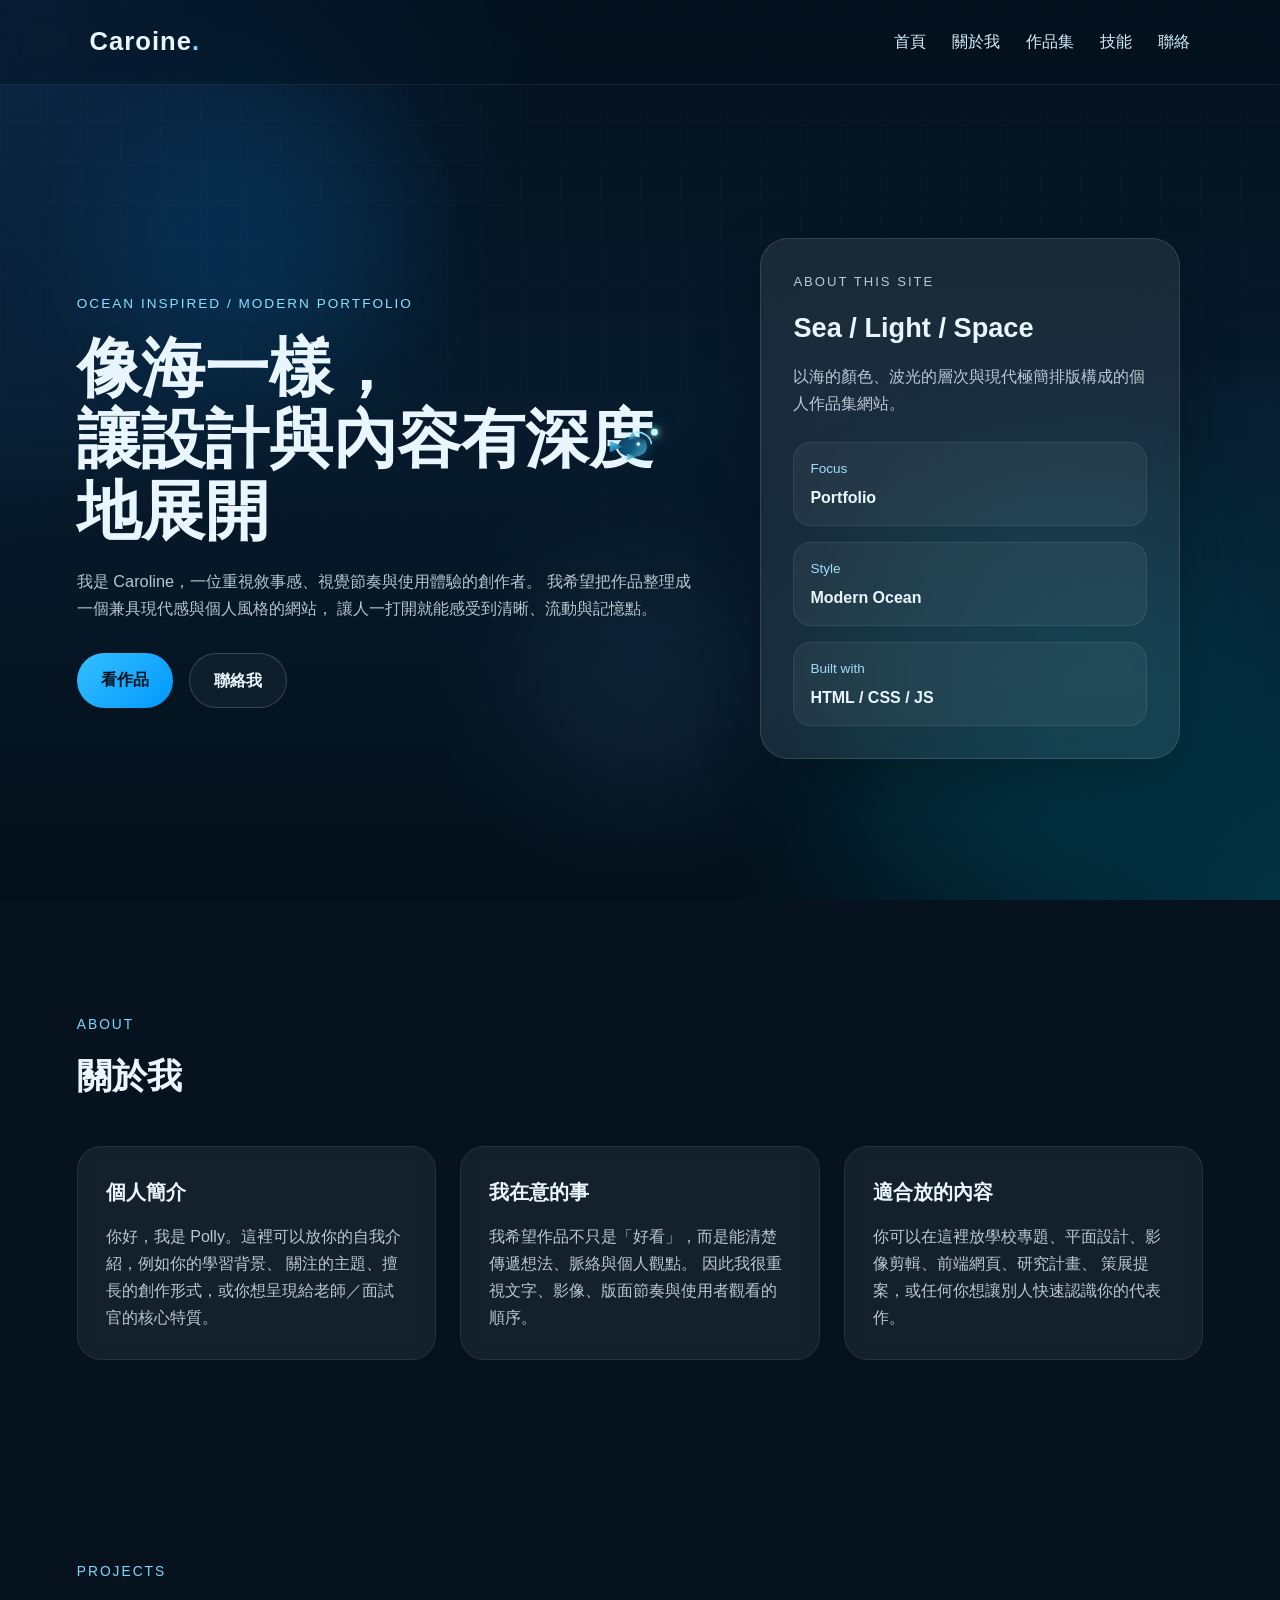
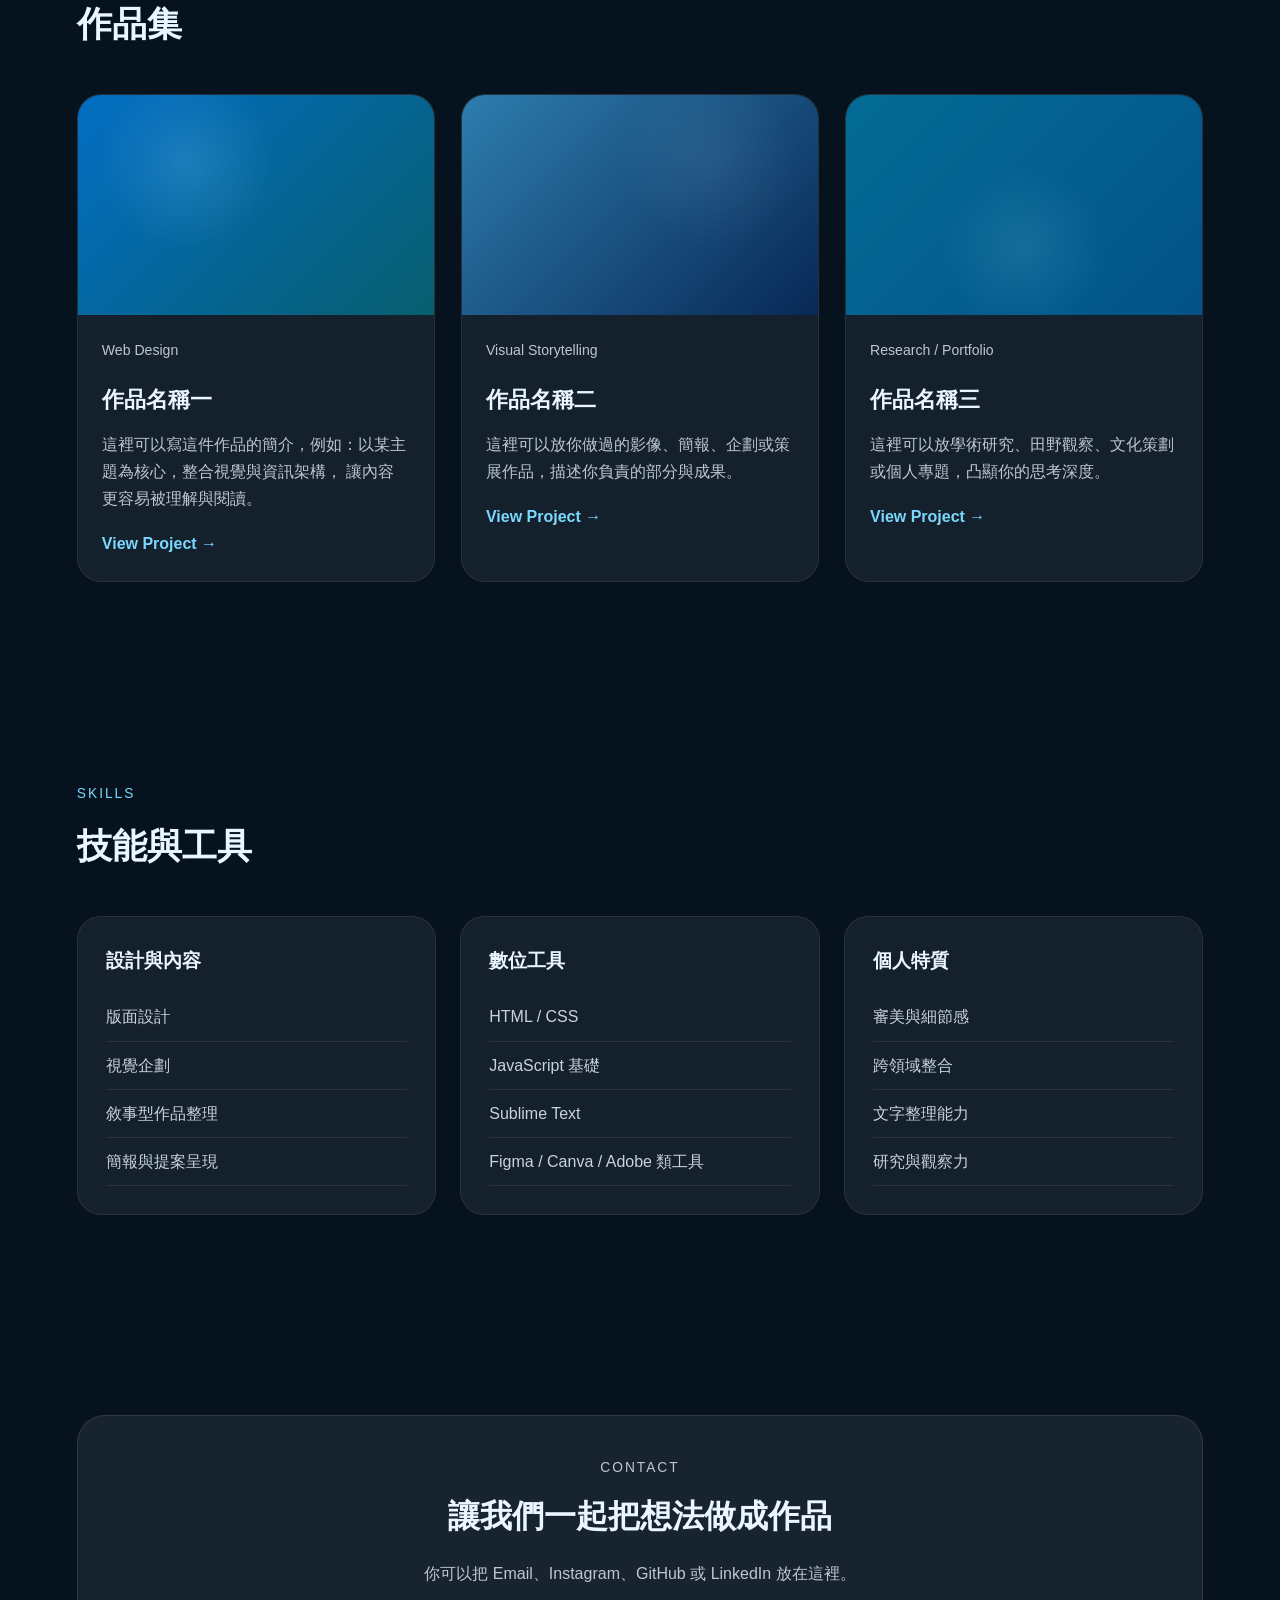
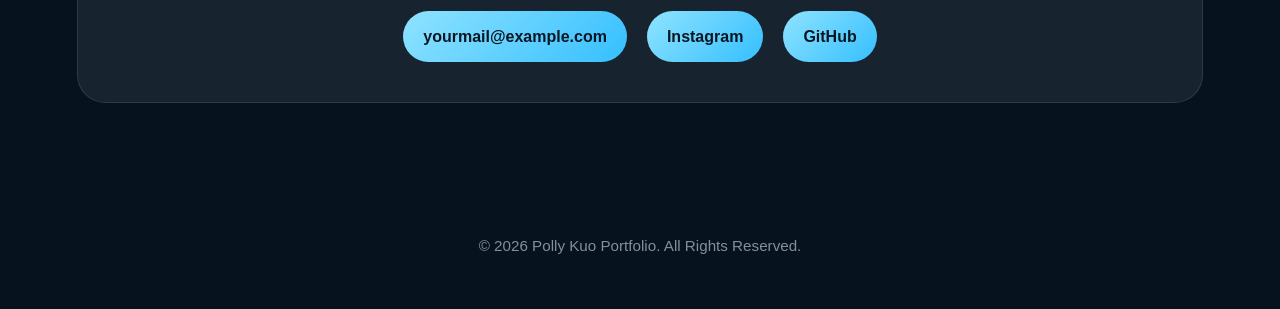
<file: index.html>
<!DOCTYPE html>
<html lang="zh-Hant">
<head>
  <meta charset="UTF-8" />
  <meta name="viewport" content="width=device-width, initial-scale=1.0" />
  <title>Caroline Guo | Portfolio</title>
  <meta name="description" content="A modern ocean-inspired portfolio website." />
  <link rel="stylesheet" href="style.css" />
</head>
<body>
  <div class="angler-cursor" id="anglerCursor">
  <div class="angler-body">
    <div class="angler-glow"></div>
    <div class="angler-head"></div>
    <div class="angler-fin fin-top"></div>
    <div class="angler-fin fin-bottom"></div>
    <div class="angler-tail"></div>
    <div class="angler-eye"></div>
    <div class="angler-rod"></div>
    <div class="angler-bulb"></div>
  </div>
</div>
  <!-- 背景海洋光影 -->
  <div class="ocean-bg">
    <span class="blob blob1"></span>
    <span class="blob blob2"></span>
    <span class="blob blob3"></span>
    <div class="grid-overlay"></div>
  </div>

  <!-- 導覽列 -->
  <header class="navbar">
    <div class="logo">Caroine<span>.</span></div>

    <nav class="nav-links" id="navLinks">
      <a href="#home">首頁</a>
      <a href="#about">關於我</a>
      <a href="#projects">作品集</a>
      <a href="#skills">技能</a>
      <a href="#contact">聯絡</a>
    </nav>

    <button class="menu-btn" id="menuBtn">☰</button>
  </header>

  <!-- Hero -->
  <section class="hero section" id="home">
    <div class="hero-text reveal">
      <p class="tag">OCEAN INSPIRED / MODERN PORTFOLIO</p>
      <h1>
        像海一樣，<br />
        讓設計與內容有深度地展開
      </h1>
      <p class="hero-desc">
        我是 Caroline，一位重視敘事感、視覺節奏與使用體驗的創作者。
        我希望把作品整理成一個兼具現代感與個人風格的網站，
        讓人一打開就能感受到清晰、流動與記憶點。
      </p>

      <div class="hero-btns">
        <a href="#projects" class="btn primary">看作品</a>
        <a href="#contact" class="btn secondary">聯絡我</a>
      </div>
    </div>

    <div class="hero-card reveal delay-1">
      <div class="glass-card">
        <p class="small-title">ABOUT THIS SITE</p>
        <h3>Sea / Light / Space</h3>
        <p>
          以海的顏色、波光的層次與現代極簡排版構成的個人作品集網站。
        </p>

        <div class="mini-stats">
          <div>
            <span>Focus</span>
            <strong>Portfolio</strong>
          </div>
          <div>
            <span>Style</span>
            <strong>Modern Ocean</strong>
          </div>
          <div>
            <span>Built with</span>
            <strong>HTML / CSS / JS</strong>
          </div>
        </div>
      </div>
    </div>
  </section>

  <!-- About -->
  <section class="section about" id="about">
    <div class="section-title reveal">
      <p class="section-tag">ABOUT</p>
      <h2>關於我</h2>
    </div>

    <div class="about-grid">
      <div class="about-card reveal">
        <h3>個人簡介</h3>
        <p>
          你好，我是 Polly。這裡可以放你的自我介紹，例如你的學習背景、
          關注的主題、擅長的創作形式，或你想呈現給老師／面試官的核心特質。
        </p>
      </div>

      <div class="about-card reveal delay-1">
        <h3>我在意的事</h3>
        <p>
          我希望作品不只是「好看」，而是能清楚傳遞想法、脈絡與個人觀點。
          因此我很重視文字、影像、版面節奏與使用者觀看的順序。
        </p>
      </div>

      <div class="about-card reveal delay-2">
        <h3>適合放的內容</h3>
        <p>
          你可以在這裡放學校專題、平面設計、影像剪輯、前端網頁、研究計畫、
          策展提案，或任何你想讓別人快速認識你的代表作。
        </p>
      </div>
    </div>
  </section>

  <!-- Projects -->
  <section class="section projects" id="projects">
    <div class="section-title reveal">
      <p class="section-tag">PROJECTS</p>
      <h2>作品集</h2>
    </div>

    <div class="project-grid">
      <article class="project-card reveal">
        <div class="project-image gradient-a"></div>
        <div class="project-content">
          <p class="project-type">Web Design</p>
          <h3>作品名稱一</h3>
          <p>
            這裡可以寫這件作品的簡介，例如：以某主題為核心，整合視覺與資訊架構，
            讓內容更容易被理解與閱讀。
          </p>
          <a href="#" class="project-link">View Project →</a>
        </div>
      </article>

      <article class="project-card reveal delay-1">
        <div class="project-image gradient-b"></div>
        <div class="project-content">
          <p class="project-type">Visual Storytelling</p>
          <h3>作品名稱二</h3>
          <p>
            這裡可以放你做過的影像、簡報、企劃或策展作品，描述你負責的部分與成果。
          </p>
          <a href="#" class="project-link">View Project →</a>
        </div>
      </article>

      <article class="project-card reveal delay-2">
        <div class="project-image gradient-c"></div>
        <div class="project-content">
          <p class="project-type">Research / Portfolio</p>
          <h3>作品名稱三</h3>
          <p>
            這裡可以放學術研究、田野觀察、文化策劃或個人專題，凸顯你的思考深度。
          </p>
          <a href="#" class="project-link">View Project →</a>
        </div>
      </article>
    </div>
  </section>

  <!-- Skills -->
  <section class="section skills" id="skills">
    <div class="section-title reveal">
      <p class="section-tag">SKILLS</p>
      <h2>技能與工具</h2>
    </div>

    <div class="skills-wrap">
      <div class="skill-card reveal">
        <h3>設計與內容</h3>
        <ul>
          <li>版面設計</li>
          <li>視覺企劃</li>
          <li>敘事型作品整理</li>
          <li>簡報與提案呈現</li>
        </ul>
      </div>

      <div class="skill-card reveal delay-1">
        <h3>數位工具</h3>
        <ul>
          <li>HTML / CSS</li>
          <li>JavaScript 基礎</li>
          <li>Sublime Text</li>
          <li>Figma / Canva / Adobe 類工具</li>
        </ul>
      </div>

      <div class="skill-card reveal delay-2">
        <h3>個人特質</h3>
        <ul>
          <li>審美與細節感</li>
          <li>跨領域整合</li>
          <li>文字整理能力</li>
          <li>研究與觀察力</li>
        </ul>
      </div>
    </div>
  </section>

  <!-- Contact -->
  <section class="section contact" id="contact">
    <div class="contact-box reveal">
      <p class="section-tag">CONTACT</p>
      <h2>讓我們一起把想法做成作品</h2>
      <p>
        你可以把 Email、Instagram、GitHub 或 LinkedIn 放在這裡。
      </p>

      <div class="contact-links">
        <a href="mailto:yourmail@example.com">yourmail@example.com</a>
        <a href="#">Instagram</a>
        <a href="#">GitHub</a>
      </div>
    </div>
  </section>

  <footer class="footer">
    <p>© 2026 Polly Kuo Portfolio. All Rights Reserved.</p>
  </footer>

  <script src="script.js"></script>
</body>
</html>
</file>
<file: style.css>
* {
  margin: 0;
  padding: 0;
  box-sizing: border-box;
}

html {
  scroll-behavior: smooth;
}

body {
  font-family: "Segoe UI", "Noto Sans TC", sans-serif;
  background: #06131f;
  color: #eaf6ff;
  line-height: 1.7;
  overflow-x: hidden;
  position: relative;
}

/* 背景 */
.ocean-bg {
  position: fixed;
  inset: 0;
  z-index: -2;
  overflow: hidden;
  background:
    radial-gradient(circle at top left, rgba(44, 134, 255, 0.18), transparent 35%),
    radial-gradient(circle at bottom right, rgba(0, 210, 255, 0.18), transparent 35%),
    linear-gradient(180deg, #04101b 0%, #071b2d 45%, #03101a 100%);
}

.blob {
  position: absolute;
  border-radius: 50%;
  filter: blur(60px);
  opacity: 0.45;
}

.blob1 {
  width: 300px;
  height: 300px;
  background: rgba(0, 153, 255, 0.28);
  top: 10%;
  left: 8%;
  animation: float1 10s ease-in-out infinite;
}

.blob2 {
  width: 420px;
  height: 420px;
  background: rgba(0, 225, 255, 0.15);
  top: 50%;
  right: 5%;
  animation: float2 14s ease-in-out infinite;
}

.blob3 {
  width: 250px;
  height: 250px;
  background: rgba(110, 185, 255, 0.18);
  bottom: 10%;
  left: 40%;
  animation: float3 12s ease-in-out infinite;
}

.grid-overlay {
  position: absolute;
  inset: 0;
  background-image:
    linear-gradient(rgba(255,255,255,0.03) 1px, transparent 1px),
    linear-gradient(90deg, rgba(255,255,255,0.03) 1px, transparent 1px);
  background-size: 40px 40px;
  mask-image: linear-gradient(to bottom, rgba(255,255,255,0.6), transparent 90%);
  z-index: -1;
}

/* 導覽列 */
.navbar {
  width: 100%;
  padding: 20px 7%;
  display: flex;
  justify-content: space-between;
  align-items: center;
  position: sticky;
  top: 0;
  backdrop-filter: blur(14px);
  background: rgba(4, 18, 31, 0.45);
  border-bottom: 1px solid rgba(255,255,255,0.08);
  z-index: 1000;
}

.logo {
  font-size: 1.6rem;
  font-weight: 700;
  letter-spacing: 1px;
}

.logo span {
  color: #78d8ff;
}

.nav-links {
  display: flex;
  gap: 26px;
}

.nav-links a {
  color: #d8efff;
  text-decoration: none;
  font-size: 0.97rem;
  transition: 0.3s ease;
}

.nav-links a:hover {
  color: #78d8ff;
}

.menu-btn {
  display: none;
  font-size: 1.5rem;
  background: transparent;
  border: none;
  color: white;
  cursor: pointer;
}

/* 區塊共用 */
.section {
  width: min(1180px, 88%);
  margin: 0 auto;
  padding: 100px 0;
}

.section-title {
  margin-bottom: 40px;
}

.section-tag {
  color: #7ad8ff;
  font-size: 0.86rem;
  letter-spacing: 2px;
  text-transform: uppercase;
  margin-bottom: 10px;
}

.section-title h2 {
  font-size: 2.2rem;
  font-weight: 700;
}

/* Hero */
.hero {
  min-height: 92vh;
  display: grid;
  grid-template-columns: 1.2fr 0.9fr;
  align-items: center;
  gap: 40px;
}

.tag {
  display: inline-block;
  font-size: 0.85rem;
  color: #8adfff;
  letter-spacing: 2px;
  margin-bottom: 18px;
}

.hero-text h1 {
  font-size: clamp(2.5rem, 5vw, 4.8rem);
  line-height: 1.12;
  margin-bottom: 20px;
}

.hero-desc {
  color: rgba(234, 246, 255, 0.78);
  max-width: 620px;
  font-size: 1.02rem;
  margin-bottom: 30px;
}

.hero-btns {
  display: flex;
  gap: 16px;
  flex-wrap: wrap;
}

.btn {
  padding: 13px 24px;
  border-radius: 999px;
  text-decoration: none;
  font-weight: 600;
  transition: 0.3s ease;
  display: inline-block;
}

.btn.primary {
  background: linear-gradient(135deg, #34bfff, #0099ff);
  color: #00131f;
}

.btn.primary:hover {
  transform: translateY(-2px);
  box-shadow: 0 10px 30px rgba(52, 191, 255, 0.25);
}

.btn.secondary {
  border: 1px solid rgba(255,255,255,0.18);
  color: #eaf6ff;
  background: rgba(255,255,255,0.04);
}

.btn.secondary:hover {
  background: rgba(255,255,255,0.08);
}

.hero-card {
  display: flex;
  justify-content: center;
}

.glass-card {
  width: 100%;
  max-width: 420px;
  padding: 32px;
  border-radius: 28px;
  background: rgba(255,255,255,0.08);
  border: 1px solid rgba(255,255,255,0.12);
  box-shadow: 0 20px 60px rgba(0,0,0,0.28);
  backdrop-filter: blur(22px);
}

.small-title {
  color: #8ddfff;
  font-size: 0.82rem;
  letter-spacing: 2px;
  margin-bottom: 12px;
}

.glass-card h3 {
  font-size: 1.7rem;
  margin-bottom: 12px;
}

.glass-card p {
  color: rgba(234, 246, 255, 0.78);
}

.mini-stats {
  margin-top: 24px;
  display: grid;
  gap: 16px;
}

.mini-stats div {
  padding: 14px 16px;
  border-radius: 18px;
  background: rgba(255,255,255,0.05);
  border: 1px solid rgba(255,255,255,0.08);
}

.mini-stats span {
  display: block;
  color: #9fdcff;
  font-size: 0.85rem;
  margin-bottom: 4px;
}

.mini-stats strong {
  font-size: 1rem;
}

/* About */
.about-grid {
  display: grid;
  grid-template-columns: repeat(3, 1fr);
  gap: 24px;
}

.about-card {
  background: rgba(255,255,255,0.06);
  border: 1px solid rgba(255,255,255,0.08);
  border-radius: 24px;
  padding: 28px;
  backdrop-filter: blur(10px);
  transition: 0.3s ease;
}

.about-card:hover {
  transform: translateY(-6px);
  border-color: rgba(122, 216, 255, 0.35);
}

.about-card h3 {
  margin-bottom: 14px;
  font-size: 1.25rem;
}

.about-card p {
  color: rgba(234, 246, 255, 0.78);
}

/* Projects */
.project-grid {
  display: grid;
  grid-template-columns: repeat(3, 1fr);
  gap: 26px;
}

.project-card {
  background: rgba(255,255,255,0.06);
  border: 1px solid rgba(255,255,255,0.08);
  border-radius: 24px;
  overflow: hidden;
  transition: 0.35s ease;
}

.project-card:hover {
  transform: translateY(-8px);
  border-color: rgba(122, 216, 255, 0.4);
  box-shadow: 0 20px 50px rgba(0,0,0,0.22);
}

.project-image {
  height: 220px;
}

.gradient-a {
  background:
    linear-gradient(135deg, rgba(0, 140, 255, 0.65), rgba(0, 255, 217, 0.2)),
    radial-gradient(circle at 30% 30%, rgba(255,255,255,0.2), transparent 30%),
    #083654;
}

.gradient-b {
  background:
    linear-gradient(135deg, rgba(74, 193, 255, 0.55), rgba(7, 39, 90, 0.7)),
    radial-gradient(circle at 70% 30%, rgba(255,255,255,0.15), transparent 30%),
    #0a2b4c;
}

.gradient-c {
  background:
    linear-gradient(135deg, rgba(0, 194, 255, 0.45), rgba(0, 101, 168, 0.7)),
    radial-gradient(circle at 50% 70%, rgba(255,255,255,0.18), transparent 35%),
    #06253e;
}

.project-content {
  padding: 24px;
}

.project-type {
  color: #90deff;
  font-size: 0.88rem;
  margin-bottom: 8px;
}

.project-content h3 {
  font-size: 1.4rem;
  margin-bottom: 12px;
}

.project-content p {
  color: rgba(234, 246, 255, 0.78);
  margin-bottom: 18px;
}

.project-link {
  color: #7ad8ff;
  text-decoration: none;
  font-weight: 600;
}

/* Skills */
.skills-wrap {
  display: grid;
  grid-template-columns: repeat(3, 1fr);
  gap: 24px;
}

.skill-card {
  background: rgba(255,255,255,0.06);
  border: 1px solid rgba(255,255,255,0.08);
  border-radius: 24px;
  padding: 28px;
}

.skill-card h3 {
  margin-bottom: 16px;
  font-size: 1.2rem;
}

.skill-card ul {
  list-style: none;
}

.skill-card li {
  padding: 10px 0;
  border-bottom: 1px solid rgba(255,255,255,0.08);
  color: rgba(234, 246, 255, 0.84);
}

/* Contact */
.contact-box {
  padding: 40px;
  border-radius: 28px;
  background: rgba(255,255,255,0.07);
  border: 1px solid rgba(255,255,255,0.1);
  text-align: center;
}

.contact-box h2 {
  font-size: 2rem;
  margin-bottom: 16px;
}

.contact-box p {
  color: rgba(234, 246, 255, 0.78);
}

.contact-links {
  margin-top: 24px;
  display: flex;
  justify-content: center;
  gap: 20px;
  flex-wrap: wrap;
}

.contact-links a {
  text-decoration: none;
  color: #091723;
  background: linear-gradient(135deg, #8fe3ff, #35bfff);
  padding: 12px 20px;
  border-radius: 999px;
  font-weight: 600;
}

/* Footer */
.footer {
  text-align: center;
  padding: 30px 20px 50px;
  color: rgba(234, 246, 255, 0.55);
  font-size: 0.95rem;
}

/* 動畫 */
.reveal {
  opacity: 0;
  transform: translateY(30px);
  transition: all 0.9s ease;
}

.reveal.show {
  opacity: 1;
  transform: translateY(0);
}

.delay-1 {
  transition-delay: 0.15s;
}

.delay-2 {
  transition-delay: 0.3s;
}

@keyframes float1 {
  0%, 100% { transform: translateY(0) translateX(0); }
  50% { transform: translateY(-20px) translateX(20px); }
}

@keyframes float2 {
  0%, 100% { transform: translateY(0) translateX(0); }
  50% { transform: translateY(20px) translateX(-25px); }
}

@keyframes float3 {
  0%, 100% { transform: translateY(0) translateX(0); }
  50% { transform: translateY(-18px) translateX(-18px); }
}

/* RWD */
@media (max-width: 980px) {
  .hero,
  .about-grid,
  .project-grid,
  .skills-wrap {
    grid-template-columns: 1fr;
  }

  .hero {
    min-height: auto;
    padding-top: 40px;
  }
}

@media (max-width: 768px) {
  .navbar {
    padding: 18px 6%;
  }

  .nav-links {
    position: absolute;
    top: 72px;
    right: 6%;
    width: 220px;
    display: none;
    flex-direction: column;
    gap: 14px;
    padding: 18px;
    border-radius: 18px;
    background: rgba(6, 19, 31, 0.92);
    border: 1px solid rgba(255,255,255,0.08);
  }

  .nav-links.active {
    display: flex;
  }

  .menu-btn {
    display: block;
  }

  .hero-text h1 {
    font-size: 2.5rem;
  }

  .section {
    width: 90%;
    padding: 80px 0;
  }

  .glass-card,
  .about-card,
  .skill-card,
  .contact-box {
    padding: 24px;
  }
}
/* 隱藏原本游標 */
body,
a,
button {
  cursor: none;
}

/* 燈籠魚游標容器 */
.angler-cursor {
  position: fixed;
  top: 0;
  left: 0;
  width: 80px;
  height: 80px;
  pointer-events: none;
  z-index: 9999;
  transform: translate(-50%, -50%);
  transition: transform 0.08s linear;
}

/* 主體 */
.angler-body {
  position: relative;
  width: 80px;
  height: 80px;
  transform: scale(0.85);
}

/* 魚身發光 */
.angler-glow {
  position: absolute;
  left: 10px;
  top: 18px;
  width: 48px;
  height: 34px;
  border-radius: 50%;
  background: radial-gradient(circle, rgba(75, 211, 255, 0.22) 0%, rgba(75, 211, 255, 0.06) 50%, transparent 75%);
  filter: blur(8px);
}

/* 頭/身體 */
.angler-head {
  position: absolute;
  left: 14px;
  top: 24px;
  width: 34px;
  height: 24px;
  border-radius: 55% 45% 50% 50%;
  background: linear-gradient(135deg, #0e3f60, #125e86 55%, #63d8ff);
  box-shadow:
    inset -4px -4px 10px rgba(0, 0, 0, 0.22),
    0 0 14px rgba(80, 220, 255, 0.18);
}

/* 尾巴 */
.angler-tail {
  position: absolute;
  left: 4px;
  top: 29px;
  width: 16px;
  height: 14px;
  background: linear-gradient(135deg, #4bcfff, #0b4d72);
  clip-path: polygon(100% 50%, 0 0, 0 100%);
  transform-origin: right center;
  animation: tailWag 0.8s ease-in-out infinite;
  opacity: 0.95;
}

/* 鰭 */
.angler-fin {
  position: absolute;
  background: linear-gradient(135deg, rgba(110, 222, 255, 0.9), rgba(11, 77, 114, 0.7));
  opacity: 0.9;
}

.fin-top {
  left: 26px;
  top: 18px;
  width: 11px;
  height: 10px;
  clip-path: polygon(50% 0%, 0% 100%, 100% 100%);
  animation: finFloat 1.1s ease-in-out infinite;
}

.fin-bottom {
  left: 24px;
  top: 44px;
  width: 13px;
  height: 8px;
  clip-path: polygon(0 0, 100% 50%, 0 100%);
  animation: finFloat 1.2s ease-in-out infinite reverse;
}

/* 眼睛 */
.angler-eye {
  position: absolute;
  left: 36px;
  top: 31px;
  width: 4px;
  height: 4px;
  background: #f5fbff;
  border-radius: 50%;
  box-shadow: 0 0 4px rgba(255,255,255,0.8);
}

/* 頭上的觸鬚 */
.angler-rod {
  position: absolute;
  left: 37px;
  top: 18px;
  width: 18px;
  height: 18px;
  border-top: 2px solid rgba(137, 235, 255, 0.95);
  border-right: 2px solid rgba(137, 235, 255, 0.95);
  border-radius: 0 100% 0 0;
  transform: rotate(-8deg);
  transform-origin: left bottom;
}

/* 燈泡 */
.angler-bulb {
  position: absolute;
  left: 53px;
  top: 15px;
  width: 8px;
  height: 8px;
  border-radius: 50%;
  background: #bfffff;
  box-shadow:
    0 0 8px rgba(180, 255, 255, 0.95),
    0 0 18px rgba(109, 231, 255, 0.7),
    0 0 30px rgba(109, 231, 255, 0.35);
  animation: bulbPulse 1.4s ease-in-out infinite;
}

/* 滑過可點元素時放大一點 */
.angler-cursor.hover {
  transform: translate(-50%, -50%) scale(1.18);
}

/* 動畫 */
@keyframes tailWag {
  0%, 100% {
    transform: rotate(8deg);
  }
  50% {
    transform: rotate(-10deg);
  }
}

@keyframes finFloat {
  0%, 100% {
    transform: translateY(0px);
  }
  50% {
    transform: translateY(2px);
  }
}

@keyframes bulbPulse {
  0%, 100% {
    transform: scale(1);
    opacity: 1;
  }
  50% {
    transform: scale(1.18);
    opacity: 0.82;
  }
}

/* 手機和平板通常不需要自訂游標 */
@media (max-width: 900px) {
  body,
  a,
  button {
    cursor: auto;
  }

  .angler-cursor {
    display: none;
  }
}
</file>
